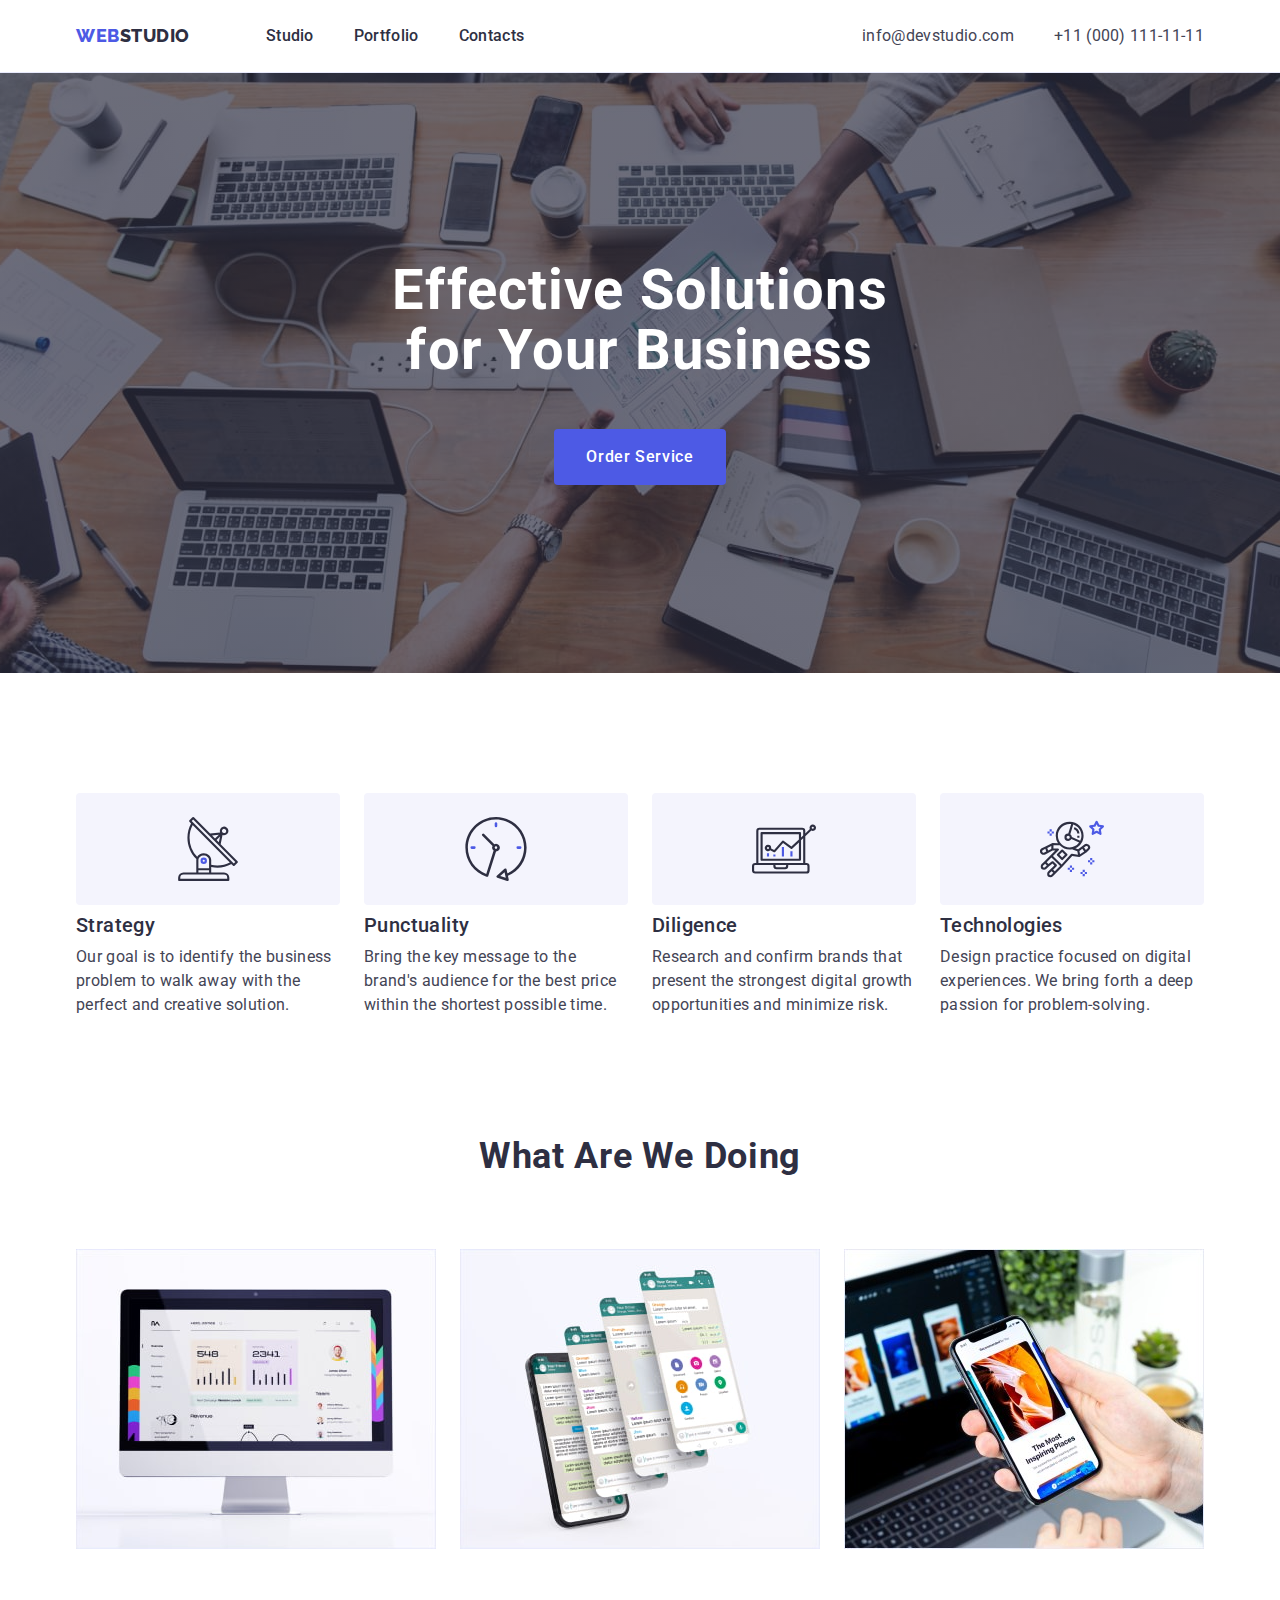
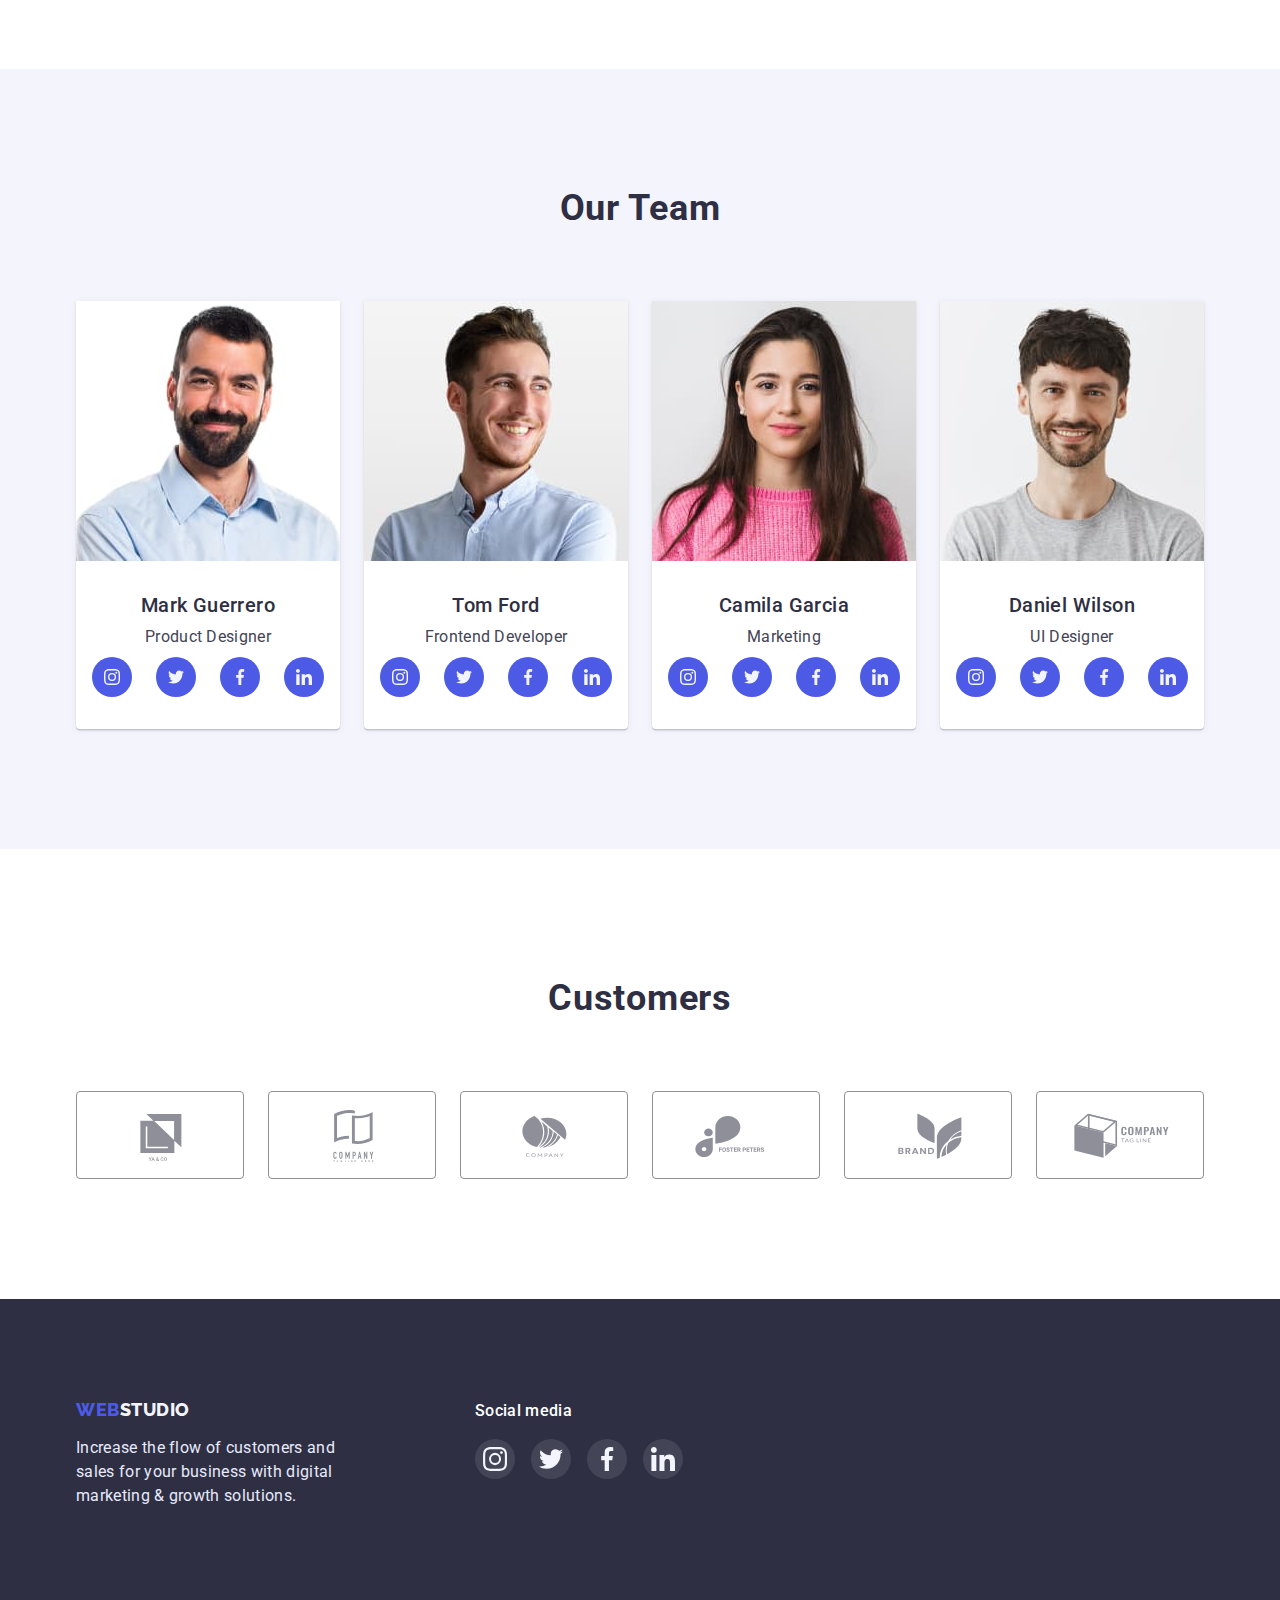
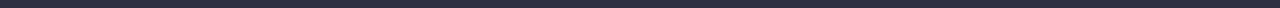
<file: index.html>
<!DOCTYPE html>
<html lang="en">

<head>
    <meta charset="UTF-8">
    <meta http-equiv="X-UA-Compatible" content="IE=edge">
    <meta name="viewport" content="width=device-width, initial-scale=1.0">
    <title>WebStudio</title>
    <link rel="preconnect" href="https://fonts.googleapis.com">
    <link rel="preconnect" href="https://fonts.gstatic.com" crossorigin>
    <link
        href="https://fonts.googleapis.com/css2?family=Raleway:wght@800&family=Roboto:wght@400;500;700;900&display=swap"
        rel="stylesheet">
    <link rel="stylesheet" href="https://cdnjs.cloudflare.com/ajax/libs/modern-normalize/1.1.0/modern-normalize.min.css">
    <link rel="stylesheet" href="./css/styles.css">
</head>

<body>   
        <header class="header-page">
            <div class="container header-container">
                <nav class="page-nav">
                    <a class="logo link" href="">Web<span class="header-logo">Studio</span></a>
                    <ul class="list menu">
                        <li class="menu-nav"><a class="menu-link link " href="./index.html">Studio</a></li>
                        <li class="menu-nav"><a class="menu-link link " href="./portfolio.html">Portfolio</a></li>
                        <li class="menu-nav"><a class="menu-link link " href="">Contacts</a></li>
                    </ul>
                </nav>
                <address class="contacts">
                    <ul class="list menu-item">
                        <li class="e-mail">
                            <a class="contacts-menu link" href="mailto:info@devstudio.com">info@devstudio.com</a>
                        </li>
                        <li>
                            <a class="contacts-menu link" href="tel:+110001111111">+11 (000) 111-11-11</a>
                        </li>
                    </ul>
                </address>
            </div>
        </header>
        <main>
            <!-- hero -->
            <section class="hero-section">
                <div class="container">
                    <h1 class="main-title">Effective Solutions
                        for Your Business</h1>
                    <button class="modal-btn" type="button">Order Service</button>
                </div>
        
            </section>
            <!-- section1 -->
            <section class="section">
                <div class="container">
                    <h2 class="visually-hidden">our-advantages</h2>
                    <ul class="list feature-page">
                        <li class="feature-page-item">
                            <div class="feature-icon">
                            <svg width="64" height="64">
                                <use href="./images/icons.svg#icon-antenna"></use>
                            </svg>
                            </div>
                            <h3 class="feature-title">Strategy</h3>
                            <p class="feature">Our goal is to identify the business
                                problem to walk away with the perfect and creative solution.</p>
                        </li>
                        <li class="feature-page-item">
                            <div class="feature-icon">
                            <svg width="64" height="64">
                                <use href="./images/icons.svg#icon-clock"></use>
                            </svg>
                            </div>
                            <h3 class="feature-title">Punctuality</h3>
                            <p class="feature">Bring the key message to the brand's audience for the best price within the
                                shortest possible
                                time.</p>
                        </li>
                        <li class="feature-page-item">
                            <div class="feature-icon">
                            <svg width="64" height="64">
                                <use href="./images/icons.svg#icon-diagram"></use>
                            </svg>
                            </div>
                            <h3 class="feature-title">Diligence</h3>
                            <p class="feature">Research and confirm brands that present the strongest digital growth
                                opportunities and
                                minimize risk.</p>
                        </li>
                        <li class="feature-page-item">
                            <div class="feature-icon">
                            <svg width="64" height="64">
                                <use href="./images/icons.svg#icon-astronaut"></use>
                            </svg>
                            </div>
                            <h3 class="feature-title">Technologies</h3>
                            <p class="feature">Design practice focused on digital experiences. We bring forth a deep passion for
                                problem-solving.</p>
                        </li>
        
                    </ul>
                </div>
            </section>
            <!-- section2 -->
            <section class="section-rectangle">
                <div class="container">
                    <h2 class="rectangle-title">What are we doing</h2>
                    <ul class="list rectangle-page">
                        <li class="rectangle-page-item">
                            <img src="./images/monitor.jpg" alt="monitor" width="360" height="300" />
                        </li>
                        <li class="rectangle-page-item">
                            <img src="./images/mobil.jpg" alt="mobil" width="360" height="300" />
                        </li>
                        <li class="rectangle-page-item">
                            <img src="./images/monitor-mobil.jpg" alt="monitor-mobil" width="360" height="300" />
                        </li>
                    </ul>
                </div>
            </section>
            <!-- section3 -->
            <section class="section section-team">
                <div class="container">
                    <h2 class="team-title">Our Team</h2>
                    <ul class="list team-page">
                        <li class="team-page-item">
                            <img src="./images/team-card1.jpg" alt="team-card1" width="264" height="260" />
                            <div class="card-border">
                                <h3 class="card-title">Mark Guerrero</h3>
                                <p class="team-text">Product Designer</p>
                                <ul class="card-soc-list list">
                                    <li class="card-soc-item">
                                        <a class="card-soc-link link" href="">
                                            <svg width="16" height="16">
                                            <use href="./images/icons.svg#icon-instagram"></use>
                                         </svg>
                                        </a>
                                    </li>
                                    <li class="card-soc-item">
                                        <a class="card-soc-link link" href="">
                                            <svg width="16" height="16">
                                                <use href="./images/icons.svg#icon-twitter"></use>
                                            </svg>
                                        </a>
                                    </li>
                                    <li class="card-soc-item">
                                        <a class="card-soc-link link" href="">
                                            <svg width="16" height="16">
                                                <use href="./images/icons.svg#icon-facebook"></use>
                                            </svg>
                                        </a>
                                    </li>
                                    <li class="card-soc-item">
                                        <a class="card-soc-link link" href="">
                                            <svg width="16" height="16">
                                                <use href="./images/icons.svg#icon-linkedin"></use>
                                            </svg>
                                        </a>
                                    </li>
                                </ul>
                            </div>
                        </li>
                        <li class="team-page-item">
                            <img src="./images/team-card2.jpg" alt="team-card2" width="264" height="260" />
                            <div class="card-border">
                                <h3 class="card-title">Tom Ford</h3>
                                <p class="team-text">Frontend Developer</p>
                                                                <ul class="card-soc-list list">
                                                                    <li class="card-soc-item">
                                                                        <a class="card-soc-link link" href="">
                                                                            <svg width="16" height="16">
                                                                                <use href="./images/icons.svg#icon-instagram"></use>
                                                                            </svg>
                                                                        </a>
                                                                    </li>
                                                                    <li class="card-soc-item">
                                                                        <a class="card-soc-link link" href="">
                                                                            <svg width="16" height="16">
                                                                                <use href="./images/icons.svg#icon-twitter"></use>
                                                                            </svg>
                                                                        </a>
                                                                    </li>
                                                                    <li class="card-soc-item">
                                                                        <a class="card-soc-link link" href="">
                                                                            <svg width="16" height="16">
                                                                                <use href="./images/icons.svg#icon-facebook"></use>
                                                                            </svg>
                                                                        </a>
                                                                    </li>
                                                                    <li class="card-soc-item">
                                                                        <a class="card-soc-link link" href="">
                                                                            <svg width="16" height="16">
                                                                                <use href="./images/icons.svg#icon-linkedin"></use>
                                                                            </svg>
                                                                        </a>
                                                                    </li>
                                                                </ul>
                            </div>
                        </li>
                        <li class="team-page-item">
                            <img src="./images/team-card3.jpg" alt="team-card3" width="264" height="260" />
                            <div class="card-border">
                                <h3 class="card-title">Camila Garcia</h3>
                                <p class="team-text">Marketing</p>
                                                                <ul class="card-soc-list list">
                                                                    <li class="card-soc-item">
                                                                        <a class="card-soc-link link" href="">
                                                                            <svg width="16" height="16">
                                                                                <use href="./images/icons.svg#icon-instagram"></use>
                                                                            </svg>
                                                                        </a>
                                                                    </li>
                                                                    <li class="card-soc-item">
                                                                        <a class="card-soc-link link" href="">
                                                                            <svg width="16" height="16">
                                                                                <use href="./images/icons.svg#icon-twitter"></use>
                                                                            </svg>
                                                                        </a>
                                                                    </li>
                                                                    <li class="card-soc-item">
                                                                        <a class="card-soc-link link" href="">
                                                                            <svg width="16" height="16">
                                                                                <use href="./images/icons.svg#icon-facebook"></use>
                                                                            </svg>
                                                                        </a>
                                                                    </li>
                                                                    <li class="card-soc-item">
                                                                        <a class="card-soc-link link" href="">
                                                                            <svg width="16" height="16">
                                                                                <use href="./images/icons.svg#icon-linkedin"></use>
                                                                            </svg>
                                                                        </a>
                                                                    </li>
                                                                </ul>
                            </div>
                        </li>
                        <li class="team-page-item">
                            <img src="./images/team-card4.jpg" alt="team-card4" width="264" height="260" />
                            <div class="card-border">
                                <h3 class="card-title">Daniel Wilson</h3>
                                <p class="team-text">UI Designer</p>
                                                                <ul class="card-soc-list list">
                                                                    <li class="card-soc-item">
                                                                        <a class="card-soc-link link" href="">
                                                                            <svg width="16" height="16">
                                                                                <use href="./images/icons.svg#icon-instagram"></use>
                                                                            </svg>
                                                                        </a>
                                                                    </li>
                                                                    <li class="card-soc-item">
                                                                        <a class="card-soc-link link" href="">
                                                                            <svg width="16" height="16">
                                                                                <use href="./images/icons.svg#icon-twitter"></use>
                                                                            </svg>
                                                                        </a>
                                                                    </li>
                                                                    <li class="card-soc-item">
                                                                        <a class="card-soc-link link" href="">
                                                                            <svg width="16" height="16">
                                                                                <use href="./images/icons.svg#icon-facebook"></use>
                                                                            </svg>
                                                                        </a>
                                                                    </li>
                                                                    <li class="card-soc-item">
                                                                        <a class="card-soc-link link" href="">
                                                                            <svg width="16" height="16">
                                                                                <use href="./images/icons.svg#icon-linkedin"></use>
                                                                            </svg>
                                                                        </a>
                                                                    </li>
                                                                </ul>
                            </div>
                        </li>
                    </ul>
                </div>
            </section>
            <!-- section4 -->
            <section class="customers-section">
                <div class="container">
                    <h2 class="customers-title">Customers</h2>
                <ul class="customer list">
                    <li class="customer-item">
                        <a class="customer-item-link link" href="">
                            <svg width="104" height="56">
                                <use href="./images/icons.svg#icon-Logo-1"></use>
                            </svg>
                        </a>
                    </li>
                    <li class="customer-item">
                        <a class="customer-item-link link" href="">
                            <svg width="104" height="56">
                                <use href="./images/icons.svg#icon-Logo-2"></use>
                            </svg>
                        </a>
                    </li>
                    <li class="customer-item">
                        <a class="customer-item-link link" href="">
                            <svg width="104" height="56">
                                <use href="./images/icons.svg#icon-Logo-3"></use>
                            </svg>
                        </a>
                    </li>
                    <li class="customer-item">
                        <a class="customer-item-link link" href="">
                            <svg width="104" height="56">
                                <use href="./images/icons.svg#icon-Logo-4"></use>
                            </svg>
                        </a>
                    </li>
                    <li class="customer-item">
                        <a class="customer-item-link link" href="">
                            <svg width="104" height="56">
                                <use href="./images/icons.svg#icon-Logo-5"></use>
                            </svg>
                        </a>
                    </li>
                    <li class="customer-item">
                        <a class="customer-item-link link" href="">
                            <svg width="104" height="56">
                                <use href="./images/icons.svg#icon-Logo-6"></use>
                            </svg>
                        </a>
                    </li>
                </ul>
                </div>

            </section>
        </main>
        <!-- footer -->
        <footer class="footer">
            <div class="container footer-page">
                <div><a class="logo link logo-footer" href="./index.html">Web<span class="footer-logo">Studio</span></a>
                    <p class="footer-text">
                        Increase the flow of customers and sales for your business with digital marketing & growth solutions.
                    </p>
                </div>
        
                <div class="footer-social-media">
                    <p class="social-media">Social media</p>
                    <ul class="card-soc-list-footer list">
                        <li class="card-soc-item">
                            <a class="card-soc-link footer-soc-color link" href="">
                                <svg width="24" height="24">
                                    <use href="./images/icons.svg#icon-instagram"></use>
                                </svg>
                            </a>
                        </li>
                        <li class="card-soc-item">
                            <a class="card-soc-link footer-soc-color link" href="">
                                <svg width="24" height="24">
                                    <use href="./images/icons.svg#icon-twitter"></use>
                                </svg>
                            </a>
                        </li>
                        <li class="card-soc-item">
                            <a class="card-soc-link footer-soc-color link" href="">
                                <svg width="24" height="24">
                                    <use href="./images/icons.svg#icon-facebook"></use>
                                </svg>
                            </a>
                        </li>
                        <li class="card-soc-item">
                            <a class="card-soc-link footer-soc-color link" href="">
                                <svg width="24" height="24">
                                    <use href="./images/icons.svg#icon-linkedin"></use>
                                </svg>
                            </a>
                        </li>
                    </ul>
                </div>
            </div>
        </footer>
    </body>
</html>
</file>
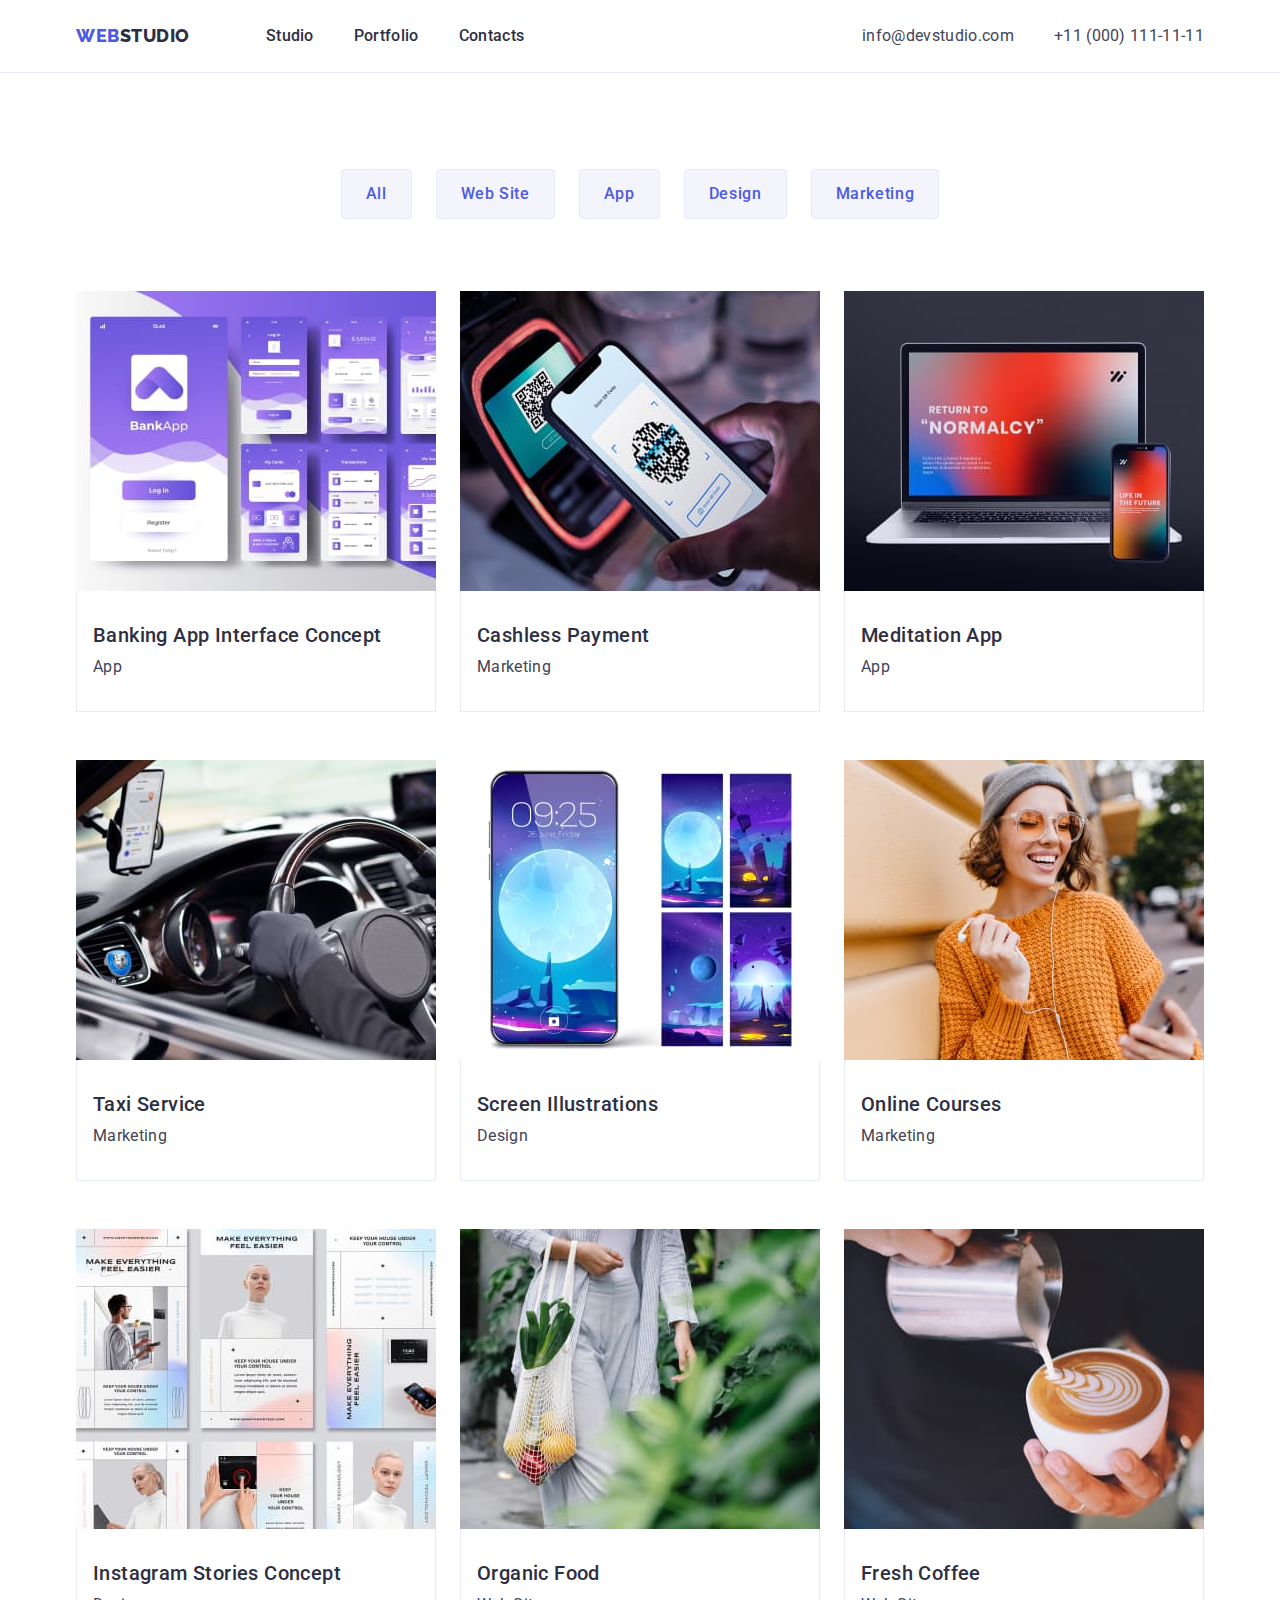
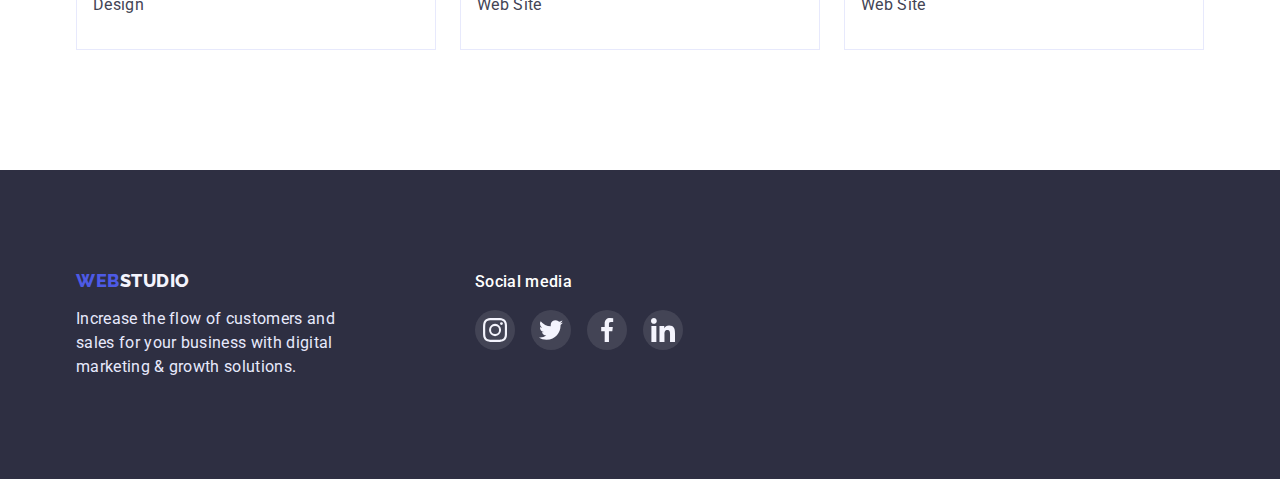
<file: portfolio.html>
<!DOCTYPE html>
<html lang="en">

<head>
    <meta charset="UTF-8">
    <meta http-equiv="X-UA-Compatible" content="IE=edge">
    <meta name="viewport" content="width=device-width, initial-scale=1.0">
    <title>WebStudio</title>
    <link rel="preconnect" href="https://fonts.googleapis.com">
    <link rel="preconnect" href="https://fonts.gstatic.com" crossorigin>
    <link
        href="https://fonts.googleapis.com/css2?family=Raleway:wght@800&family=Roboto:wght@400;500;700;900&display=swap"
        rel="stylesheet">
    <link rel="stylesheet"
        href="https://cdnjs.cloudflare.com/ajax/libs/modern-normalize/1.1.0/modern-normalize.min.css">
    <link rel="stylesheet" href="./css/styles.css">
</head>

<body>
    
        <header class="header-page">
                <div class="container header-container">
                    <nav class="page-nav">
                        <a class="logo link" href="">Web<span class="header-logo">Studio</span></a>
                        <ul class="list menu">
                            <li class="menu-nav"><a class="menu-link link " href="./index.html">Studio</a></li>
                            <li class="menu-nav"><a class="menu-link link " href="./portfolio.html">Portfolio</a></li>
                            <li class="menu-nav"><a class="menu-link link " href="">Contacts</a></li>
                        </ul>
                    </nav>
                    <address class="contacts">
                        <ul class="list menu-item">
                            <li class="e-mail">
                                <a class="contacts-menu link" href="mailto:info@devstudio.com">info@devstudio.com</a>
                            </li>
                            <li>
                                <a class="contacts-menu link" href="tel:+110001111111">+11 (000) 111-11-11</a>
                            </li>
                        </ul>
                    </address>
                </div>
        </header>
        <main>
            <!-- Projects -->
            <section class="section-projects">
                <div class="container">
                    <h1 class="visually-hidden">Projects</h1>
                    <ul class="list filter-btn">
                        <li>
                            <button class="filter-btn-activ" type="button">All</button>
                        </li>
                        <li>
                            <button class="filter-btn-activ" type="button">Web Site</button>
                        </li>
                        <li>
                            <button class="filter-btn-activ" type="button">App</button>
                        </li>
                        <li>
                            <button class="filter-btn-activ" type="button">Design</button>
                        </li>
                        <li>
                            <button class="filter-btn-activ" type="button">Marketing</button>
                        </li>
                    </ul>
        
                    <ul class="list projects-card">
                        <li class="projects-card-item">
                            <a class="link card-link" href="">
                                <img src="./images/banking-app.jpg" alt="banking-app" width="360" height="300" />
                            <div class="card-data">
                                <h2 class="card-title">Banking App Interface Concept</h2>
                                <p class="card-text">App</p>
                            </div>
                            </a>

                        </li>
                        <li class="projects-card-item">
                            <a class="link card-link" href="">
                                <img src="./images/cachleess-payment.jpg" alt="cachleess-payment" width="360" height="300" />
                            <div class="card-data">
                                <h2 class="card-title">Cashless Payment</h2>
                                <p class="card-text">Marketing</p>
                            </div>
                            </a>
                        </li>
                        <li class="projects-card-item">
                            <a class="link card-link" href="">
                                <img src="./images/meditaion-app.jpg" alt="meditaion-app" width="360" height="300" />
                            <div class="card-data">
                                <h2 class="card-title">Meditation App</h2>
                                <p class="card-text">App</p>
                            </div>
                            </a>
                        </li>
                        <li class="projects-card-item">
                            <a class="link card-link" href="">
                                <img src="./images/taxi-service.jpg" alt="taxi-service" width="360" height="300" />
        
                            <div class="card-data">
                                <h2 class="card-title">Taxi Service</h2>
                                <p class="card-text">Marketing</p>
                            </div>
                            </a>
                        </li>
                        <li class="projects-card-item">
                            <a class="link card-link" href="">
                                <img src="./images/screen-illustration.jpg" alt="screen-illustration" width="360" height="300" />
        
                            <div class="card-data">
                                <h2 class="card-title">Screen Illustrations</h2>
                                <p class="card-text">Design</p>
                            </div>
                            </a>
                        </li>
                        <li class="projects-card-item">
                            <a class="link card-link" href="">
                                <img src="./images/online-courses.jpg" alt="online-courses" width="360" height="300" />
                            <div class="card-data">
                                <h2 class="card-title">Online Courses</h2>
                                <p class="card-text">Marketing</p>
                            </div>
                            </a>
                        </li>     
                        <li class="projects-card-item">
                             <a class="link card-link" href="">
                                <img src="./images/instagram-stories.jpg" alt="instagram-stories" width="360" height="300" />      
                            <div class="card-data">
                                <h2 class="card-title">Instagram Stories Concept</h2>
                                <p class="card-text">Design</p>
                            </div>
                            </a>
                        </li>
                        <li class="projects-card-item">
                            <a class="link card-link" href="">
                                <img src="./images/organic-food.jpg" alt="organic-food" width="360" height="300" />
        
                            <div class="card-data">
                                <h2 class="card-title">Organic Food</h2>
                                <p class="card-text">Web Site</p>
                            </div>
                            </a>
                        </li>
                        <li class="projects-card-item">
                            <a class="link card-link" href="">
                                <img src="./images/fresh-coffe.jpg" alt="fresh-coffe" width="360" height="300" />
        
                            <div class="card-data">
                                <h2 class="card-title">Fresh Coffee</h2>
                                <p class="card-text">Web Site</p>
                            </div>
                            </a>
                        </li>
        
                    </ul>
                </div>
            </section>
        
        </main>
        <!-- footer -->
        <footer class="footer">
            <div class="container footer-page">
                <div><a class="logo link logo-footer" href="./index.html">Web<span class="footer-logo">Studio</span></a>
                    <p class="footer-text">
                        Increase the flow of customers and sales for your business with digital marketing & growth solutions.
                    </p>
                </div>
        
                <div class="footer-social-media">
                    <p class="social-media">Social media</p>
                    <ul class="card-soc-list-footer list">
                        <li class="card-soc-item">
                            <a class="card-soc-link footer-soc-color link" href="">
                                <svg width="24" height="24">
                                    <use href="./images/icons.svg#icon-instagram"></use>
                                </svg>
                            </a>
                        </li>
                        <li class="card-soc-item">
                            <a class="card-soc-link footer-soc-color link" href="">
                                <svg width="24" height="24">
                                    <use href="./images/icons.svg#icon-twitter"></use>
                                </svg>
                            </a>
                        </li>
                        <li class="card-soc-item">
                            <a class="card-soc-link footer-soc-color link" href="">
                                <svg width="24" height="24">
                                    <use href="./images/icons.svg#icon-facebook"></use>
                                </svg>
                            </a>
                        </li>
                        <li class="card-soc-item">
                            <a class="card-soc-link footer-soc-color link" href="">
                                <svg width="24" height="24">
                                    <use href="./images/icons.svg#icon-linkedin"></use>
                                </svg>
                            </a>
                        </li>
                    </ul>
                </div>
            </div>
        </footer>
</body>

</html>
</file>
<file: css/styles.css>
:root {
    --accent-color: #404bbf;
    --primary-text-color: #434455;
    --secondary-color: #2E2F42;
    --logo-color: #4D5AE5;
    --main-titel-color:#ffffff;
    --fotter-text-color:#E7E9FC;
    --footter-logo-color:#F4F4FD;
    --icon-color:#8e8f99;
    --icon-color-footer:#31D0AA;
 }   

.list {
list-style: none;
}
.link {
    text-decoration: none;
}

ul {
    margin-top: 0;
    margin-bottom: 0;
    padding-left: 0;
}

h1,h2,h3,h4,p {
    margin-top: 0;
    margin-bottom: 0;
    margin-right: 0;
}
img {
    display: block;
}
.container {
    width: 1158px;
    margin-left: auto;
    margin-right: auto;
    padding-left: 15px;
    padding-right: 15px; 
}

/*==============header============= */
.header-page {
    padding-top: 24px;
    padding-bottom: 24px;
    border-bottom: 1px solid var(--fotter-text-color);

}

.header-container {
    display: flex;
    align-items: center;
   
}
.page-nav {
    display: flex;
    align-items: center;
}
.menu {
    display: flex;
    align-items: center;
    
}

.menu-nav {
    margin-right: 40px;
}

.menu-nav:last-child {
    margin-right: 0;
}

.logo {
    font-family: "Raleway", sans-serif;
    font-weight: 800;
    font-size: 18px;
    line-height: 1.17;
    letter-spacing: 0.03em;
    text-transform: uppercase;
    color: var(--logo-color);
    margin-right: 76px;
}
.header-logo {
    color:var(--secondary-color);
}
.menu-link {
    font-weight: 500;
    font-size: 16px;
    line-height: 1.5;
    letter-spacing: 0.02em;
    color: var(--secondary-color);
}

.menu-link:hover,
.menu-link:focus {
    color: var(--accent-color);
}

.contacts {
        font-style:normal;
        margin-left: auto;
        }
.contacts-menu {
    font-style: normal;
    font-size: 16px;
    line-height: 1.5;
    letter-spacing: 0.02em;
    color: var(--primary-text-color);
}
.contacts-menu:hover,
.contacts-menu:focus {
    color: var(--accent-color);
}
.menu-item {
    display: flex;
    align-items: center;
}
.e-mail {
    margin-right: 40px;
}

button{
    cursor: pointer;
}

/*=============== body============ */
body {
       font-family: "Roboto", sans-serif;
        color: var(--primary-text-color);
        
}
.section {
    padding-top: 120px;
    padding-bottom: 120px;
}
.hero-section {
    max-width: 1440px;
    height: 600px;
    padding-top: 188px;
    padding-bottom: 188px;
    background-color: var(--secondary-color);
    background-image:linear-gradient(
        rgba(46, 47, 66, 0.7),
        rgba(46, 47, 66, 0.7)), url(../images/people-office-2.jpg);
    background-position: center;
    background-size: cover;
    background-repeat: no-repeat;
    text-align: center;
    margin: auto;
}

.section-team {
    background-color: var(--footter-logo-color);
    text-align: center;
}
.section-rectangle{
    padding-bottom: 120px;
    text-align: center;
}
.section-projects {
    padding-top: 96px;
    padding-bottom: 120px;
}
/* =====customers-section====== */
.customers-section{
    text-align: center;
    padding-top: 130px;
    padding-bottom: 120px;
}
.customer {
    display: flex;
    flex-direction: row;
    padding: 0px;
    gap: 24px;
}
.customer-item {
    width: calc((100% - 120px) / 6);
    height: 88px; 
}
.customer-item-link {
    width: 100%;
    height: 100%;
    display: flex;
    justify-content: center;
    align-items: center;
    box-sizing: border-box;
    border: 1px solid var(--icon-color);
    border-radius: 4px;
    fill: var(--icon-color);
}
.customer-item-link:hover,
.customer-item-link:focus {
    fill: var(--accent-color);
    border-color: var(--accent-color);
}


/* =====customers-section====== */
.modal-btn {
        font-family: inherit;
        font-weight: 500;
        font-size: 16px;
        line-height: 1.5;
        letter-spacing: 0.04em;
        background-color: var(--logo-color);
        color:var(--main-titel-color);
        padding: 16px 32px;
        border: none;
        border-radius: 4px;
        
}
.modal-btn:hover,
.modal-btn:focus {
background-color: var(--accent-color); 
}


/* ======btn-portfolio ===*/
.filter-btn {
    display: flex;
    align-items: center;
    justify-content: center;
    margin-bottom: 72px;
    gap: 24px;
}

.filter-btn-activ {
        font-family: inherit;
        font-weight:500;
        font-size: 16px;
        line-height: 1.5;
        letter-spacing: 0.04em;
        padding: 12px 24px;
        color: var(--logo-color);
        background: var(--footter-logo-color);
        border: 1px solid var(--fotter-text-color);
        border-radius: 4px;

}
.filter-btn-activ:hover,
.filter-btn-activ:focus{
    color: var(--main-titel-color);
    background-color: var(--accent-color);
    box-shadow: 0px 3px 1px rgba(0, 0, 0, 0.1), 0px 2px 1px rgba(0, 0, 0, 0.08), 0px 2px 2px rgba(0, 0, 0, 0.12);
}

/* ======btn-portfolio ===*/


.main-title {
        font-weight: 700;
        font-size: 56px;
        line-height: 1.07;
        letter-spacing: 0.02em;
        color:var(--main-titel-color);
        width: 496px;
        margin-right: auto;
        margin-left: auto;
        margin-bottom: 48px;
        
}
.section-title {
        font-weight: 700;
        font-size: 36px;
        line-height: 1.11;
        letter-spacing: 0.02em;
        color:var(--secondary-color);
}
.rectangle-title,
.team-title,
.customers-title
 {
    font-weight: 700;
    font-size: 36px;
    line-height: 1.11;
    letter-spacing: 0.02em;
    text-transform: capitalize;
    color: var(--secondary-color);
    margin-bottom: 72px;
}
.visually-hidden {
    position: absolute;
    width: 1px;
    height: 1px;
    margin: -1px;
    border: 0;
    padding: 0;
    white-space: nowrap;
    clip-path: inset(100%);
    clip: rect(0 0 0 0);
    overflow: hidden;
}
/* =====section-feature==== */
.feature-page {
    display: flex;
    gap: 24px;
    justify-content: center;
    align-items: center;
}
.feature-page-item {
    width: calc((100% - 72px) / 4);
    height: 224px;
    display: flex;
    flex-direction: column;
    align-items: flex-start;
    justify-content: end;
    gap: 8px;
}
.feature-icon {
    display: flex;
    width: 100%;
    height: 112px;
    justify-content: center;
    align-items: center;
    background: var(--footter-logo-color);
    border-radius: 4px;
}

.feature-title {
        font-weight: 500;
        font-size: 20px;
        line-height: 1.2;
        text-transform: capitalize;
        letter-spacing: 0.02em;
        color: var(--secondary-color);
}
.feature,
.team-text {
        font-size: 16px;
        line-height: 1.5;
        letter-spacing: 0.02em;
        color: var(--primary-text-color);
}
/* =====section-feature==== */
.rectangle-page {
    display: flex;
    gap: 24px;
   
}
.rectangle-page-item {
    width: calc((100% - 48px) / 3);
}

.team-page {
    display: flex;
    gap: 24px;
}
.team-page-item {
    width: calc((100% - 72px) / 4);
    background: var(--main-titel-color);
    box-shadow: 0px 1px 6px rgba(46, 47, 66, 0.08), 0px 1px 1px rgba(46, 47, 66, 0.16), 0px 2px 1px rgba(46, 47, 66, 0.08);
        border-radius: 0px 0px 4px 4px;
}

.card-border {
    padding-top: 32px;
    padding-left: 16px;
    padding-right: 16px;
    padding-bottom: 32px;
   
}
.projects-card {
    display: flex;
    flex-wrap: wrap;
    gap: 48px 24px;
}
.projects-card-item {
    width: calc((100% - 48px) / 3);
}
.card-link {
    display: block;
}

.card-link:hover,
.card-link:focus,
.card-link:active {
    box-shadow: 0px 1px 6px rgba(46, 47, 66, 0.08), 0px 1px 1px rgba(46, 47, 66, 0.16), 0px 2px 1px rgba(46, 47, 66, 0.08);
}

.card-title {
        font-weight: 500;
        font-size: 20px;
        line-height: 1.2;
        letter-spacing: 0.02em;
        color:var(--secondary-color);
        margin-bottom: 8px;
       
}
.card-data {
        padding-top: 32px;
        padding-bottom: 32px;
        padding-left: 16px;
        padding-right: 16px;
        border: 1px solid var(--fotter-text-color);
        border-top: none;
}
.card-text {
        font-size: 16px;
        line-height: 1.5;
        letter-spacing: 0.02em;
        color: var(--primary-text-color);
        
}

.card-soc-list {
    margin-top: 8px;
    display: flex;
    justify-content: center;
    gap: 24px;
}
.card-soc-item {
    width: 40px;
    height: 40px;
    
}
.card-soc-link {
    width: 100%;
    height: 100%;
    border-radius: 50%;
    background-color: var(--logo-color);
    display: flex;
    align-items: center;
    justify-content: center;

}
.card-soc-link:hover,
.card-soc-link:focus {
    background-color: var(--accent-color);
}

/*================= body ==============*/
/* =======footer===== */
.footer {
    background-color:var(--secondary-color);
    padding-top: 100px;
        padding-bottom: 100px;
}
.footer-logo {
    color: var(--footter-logo-color);
}
.footer-page {
    display: flex;
    gap: 120px;
}
.footer-text {
    font-size: 16px;
    line-height: 1.5;
    letter-spacing: 0.02em;
    color: var(--fotter-text-color);
    width: 279px;
    margin-top: 16px;
}
.logo-footer {
    margin: 0;
}

.social-media {
    font-weight: 500;
    font-size: 16px;
    line-height: 1.5;
    letter-spacing: 0.02em;
    color: var(--main-titel-color);
    margin-bottom: 16px;
}
.footer-soc-color {
background: rgba(255, 255, 255, 0.1);
}

.footer-soc-color:hover,
.footer-soc-color:focus {
background: var(--icon-color-footer);
}
.card-soc-list-footer {
    margin-top: 8px;
    display: flex;
    justify-content: center;
    gap: 16px;}
</file>
